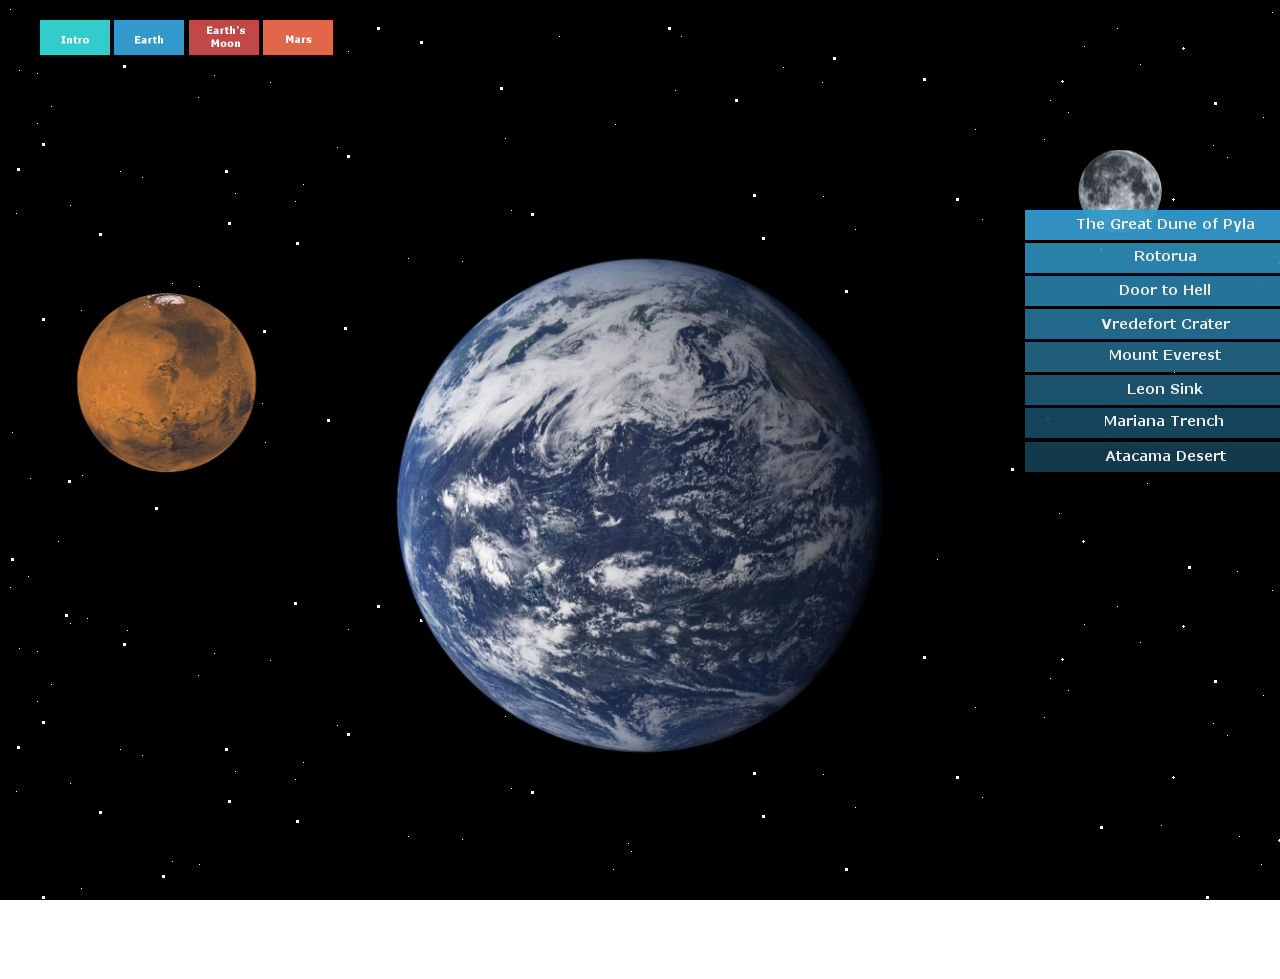
<file: index.html>
<!DOCTYPE html>
<html lang="en">
<head>
  <meta charset="utf-8">
  <title>Earthling</title>
  <link rel="stylesheet" type="text/css" href="css/normalize.css" />
  <link rel="stylesheet" type="text/css" href="css/master2.css" />
  <link rel="stylesheet" type="text/css" href="css/style.css" />
  <script src="//code.jquery.com/jquery-1.9.1.min.js"></script>
</head>

<body>
  <div class="page-wrap">
    <header role="banner">
      <nav aria-label="Main menu" class="page-navigation"><ul>
        <li><a href="/"><img src="img/menu1.jpg" width="70" height="35"></a>
        <li><a href="#"><img src="img/menu2.jpg" width="70" height="35"></a>
        <li><a href="#"><img src="img/menu3.jpg" width="70" height="35"></a>
        <li><a href="#"><img src="img/menu4.jpg" width="70" height="35"></a>
      </ul></nav>
    </header>

    <ul class="space-objects">
      <li id="earth" class="space-object"><img alt="Earth" src="img/earth-large.jpg">
      <li id="mars" class="space-object"><img alt="Mars" src="img/mars-large.jpg">
      <li id="moon" class="space-object"><img alt="Moon" src="img/moon-large.jpg">
    </ul>

    <div>
      <ul id="menubumi">
        <li><a href="#"><img class="earthmenus1" src="img/menubumi1.jpg"/ ></a>
        <li><a href="#"><img class="earthmenus2" src="img/menubumi2.jpg"/ ></a>
        <li><a href="#"><img class="earthmenus3" src="img/menubumi3.jpg"/ ></a>
        <li><a href="#"><img class="earthmenus4" src="img/menubumi4.jpg"/ ></a>
        <li><a href="#"><img class="earthmenus5" src="img/menubumi5.jpg"/ ></a>
        <li><a href="#"><img class="earthmenus6" src="img/menubumi6.jpg"/ ></a>
        <li><a href="#"><img class="earthmenus7" src="img/menubumi7.jpg"/ ></a>
        <li><a href="#"><img class="earthmenus8" src="img/menubumi8.jpg"/ ></a>
      </ul>
    </div>

    <div>
      <ul id="menumoon">
        <li><a href="#"><img class="moonmenus1" src="img/menubulan1.jpg"/ ></a>
        <li><a href="#"><img class="moonmenus2" src="img/menubulan2.jpg"/ ></a>
        <li><a href="#"><img class="moonmenus3" src="img/menubulan3.jpg"/ ></a>
        <li><a href="#"><img class="moonmenus4" src="img/menubulan4.jpg"/ ></a>
        <li><a href="#"><img class="moonmenus5" src="img/menubulan5.jpg"/ ></a>
        <li><a href="#"><img class="moonmenus6" src="img/menubulan6.jpg"/ ></a>
        <li><a href="#"><img class="moonmenus7" src="img/menubulan7.jpg"/ ></a>
        <li><a href="#"><img class="moonmenus8" src="img/menubulan8.jpg"/ ></a>
      </ul>
    </div>

    <div>
      <ul id="menumars">
        <li><a href="#"><img class="marsmenus1" src="img/menumars1.jpg"/ ></a>
        <li><a href="#"><img class="marsmenus2" src="img/menumars2.jpg"/ ></a>
        <li><a href="olympus.html"><img class="marsmenus3" src="img/menumars3.jpg"/ ></a>
        <li><a href="#"><img class="marsmenus4" src="img/menumars4.jpg"/ ></a>
        <li><a href="#"><img class="marsmenus5" src="img/menumars5.jpg"/ ></a>
        <li><a href="#"><img class="marsmenus6" src="img/menumars6.jpg"/ ></a>
        <li><a href="#"><img class="marsmenus7" src="img/menumars7.jpg"/ ></a>
        <li><a href="#"><img class="marsmenus8" src="img/menumars8.jpg"/ ></a>
      </ul>
    </div>
  </div>

  <script src="js/script.js"></script>
</body>
</html>
</file>
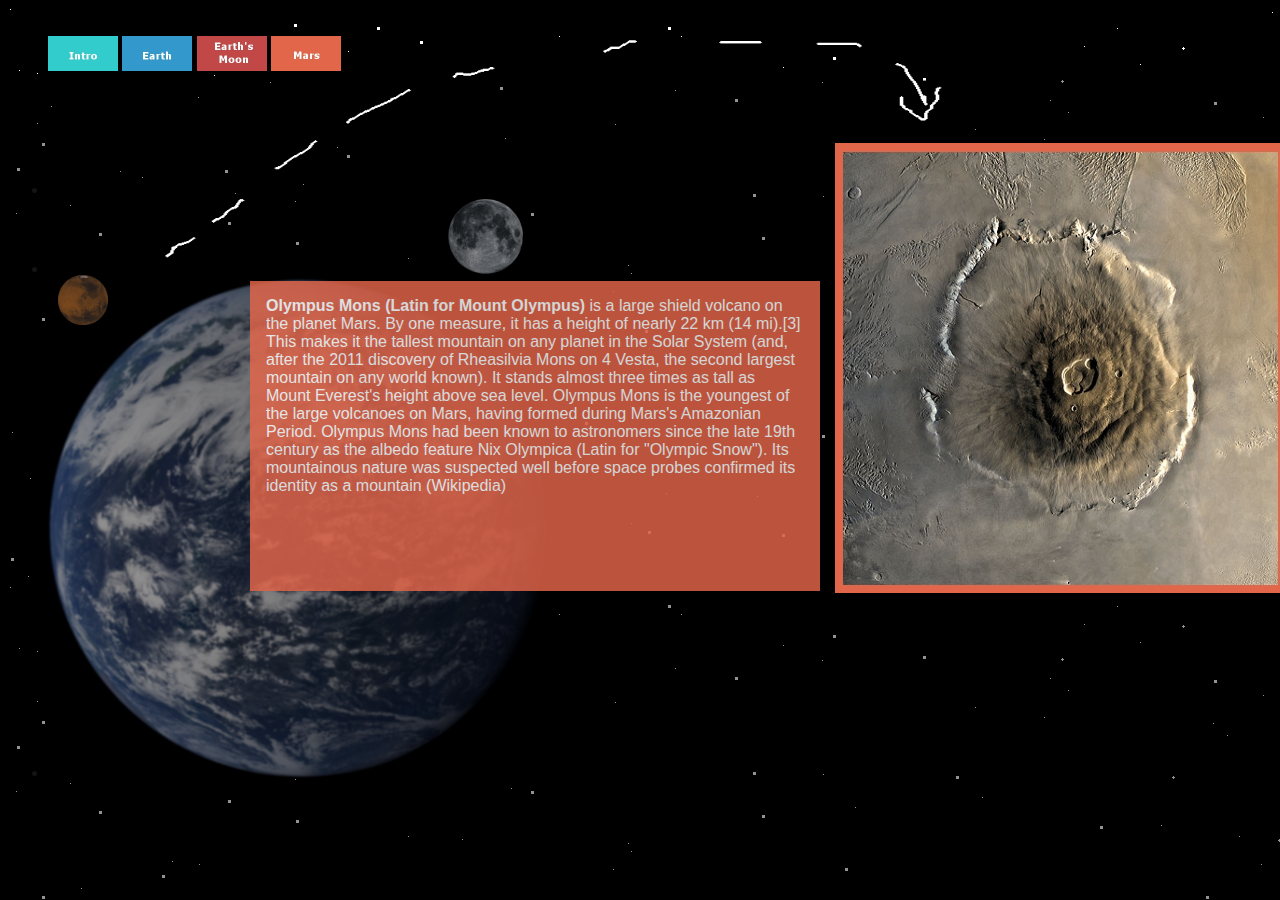
<file: olympus.html>
<!DOCTYPE html>
<html>
	<head>
	<link rel="stylesheet" type="text/css" media="screen, projection" href="css/master2.css" />
	</head>
	<body class="page-olympus">
	<ul id="menu">
		<li><a href="/"><img src="img/menu1.jpg"/  vspace="20px" width="70" height="35"></a></li>
		<li><a href="#"><img src="img/menu2.jpg"/  vspace="20px" width="70" height="35"></a></li>
		<li><a href="#"><img src="img/menu3.jpg"/  vspace="20px" width="70" height="35"></a></li>
		<li><img id="inactive-menu" src="img/menu4.jpg"/  vspace="20px" width="70" height="35"></li>
	</ul>
	
	<br/>
	
	<ul>
		<li><img id="mars" src="img/mars-large-blur.jpg" width="50" height="50" /></li>
		<li><img id="moon" src="img/moon-large-blur.jpg" width="75" height="75" /></li>
		<li><img id="earth" src="img/earth-large-blur.jpg" width="500" height="500" /></li>
	</ul>
	
	<img id="arrow1" src="img/arrow.png" width="901" height="258"/>
	<img id="olympus" src="img/olympus.jpg"/>
	
	
	<div id="olympus-naration">
		<div id="naration">
	<font color="white"><p><strong>Olympus Mons (Latin for Mount Olympus)</strong> is a large shield volcano on the planet Mars. By one measure, it has a height of nearly 22 km (14 mi).[3] This makes it the tallest mountain on any planet in the Solar System (and, after the 2011 discovery of Rheasilvia Mons on 4 Vesta, the second largest mountain on any world known). It stands almost three times as tall as Mount Everest's height above sea level. Olympus Mons is the youngest of the large volcanoes on Mars, having formed during Mars's Amazonian Period. Olympus Mons had been known to astronomers since the late 19th century as the albedo feature Nix Olympica (Latin for "Olympic Snow"). Its mountainous nature was suspected well before space probes confirmed its identity as a mountain (Wikipedia)</p></font>
		</div>
	
	</div>
	
	<div id="makeblur">
	

		
	
	</div>
		
	
	</body>
</file>
<file: css/master2.css>
/* 
Title:		Master styles for screen media
Author: 	dan@simplebits.com
*/

body {
	font-family: "Helvetica Neue", Helvetica, Arial, sans-serif;
	color: #222;
	font-size: 100%;
	background: url(../img/background.jpg) repeat;
	background-color: #1a1a1a;
	}

/* links */

a:link, a:visited {
	text-decoration: none;
	font-weight: bold;
	color: #1e638d;
	outline: none;
	}
a:hover {
	color: #39c;
	}

/* page structure 
--------------------------------------------- */

#wrap {
	width: 920px;
	margin: 0 auto;
	padding: 0;
	background: #fff url(../img/bg-light.jpg) no-repeat 0 0;
	-webkit-border-radius: 10px;
	-moz-border-radius: 10px;
	border-radius: 10px;
	-webkit-box-shadow: 0 0 40px rgba(0,0,0,.7);
	-moz-box-shadow: 0 0 40px rgba(0,0,0,.7);
	box-shadow: 0 0 40px rgba(0,0,0,.7);
	}
#page {
	padding: 30px 0 0 0;
	}
div.full {
	position: relative;
	margin: 0 0 30px 0;
	padding: 30px;
	background: #393939; /* backup for IE<9 */
	background: rgba(23,25,28,.8);
	}
div.main {
	float: left;
	width: 520px;
	margin: 0 0 10px 30px;
	padding: 0 0 0 20px;
	-webkit-border-radius: 10px;
	-moz-border-radius: 10px;
	border-radius: 10px;
	}
div.secondary {
	float: right;
	width: 270px;
	margin: 0 30px 20px 0;
	font-size: .8em;
	color: #666;
	color: rgba(0,0,0,.5);
	}
#footer {
	width: 820px;
	margin: 20px auto 50px auto;
	padding: 0 50px;
	color: #fff;
	}

/* header 
--------------------------------------------- */

#header {
	width: 920px;
	margin: 0 auto;
	}

#logo {
	float: left;
	padding: 30px 30px 25px 0px;
	-webkit-transition: opacity .3s ease-in-out;
	-moz-transition: opacity .3s ease-in-out;
	-o-transition: opacity .3s ease-in-out;
	transition: opacity .3s ease-in-out;
	}
#logo-mark {
	float: left;
	margin: 0 15px 0 0;
	-webkit-transition: all .6s ease-in-out;
	-moz-transition: all .6s ease-in-out;
	-o-transition: all .6s ease-in-out;
	transition: all .6s ease-in-out;
	}
#logo:hover {
	opacity: .85;
	}
#logo:hover #logo-mark {
	-webkit-transform: rotate(360deg);
	-moz-transform: rotate(360deg);
	-o-transform: rotate(360deg);
	transform: rotate(360deg);
	}
#logo-type {
	float: left;
	margin: 8px 0 0 0;
	}

/* nav */

#nav {
	float: right;
	padding: 42px 0 0 30px;
	font-size: .9em;
	}
#nav li {
	float: left;
	margin: 0 0 0 5px;
	}
#nav li a {
	padding: 5px 15px;
	font-weight: bold;
	color: #ccc;
	color: rgba(255,255,255,.7);
	text-shadow: 0 1px 1px rgba(0,0,0,.5);
	-webkit-border-radius: 14px;
	-moz-border-radius: 14px;
	border-radius: 14px;
	-webkit-transition: all .3s ease-in-out;
	-moz-transition: all .3s ease-in-out;
	-o-transition: all .3s ease-in-out;
	transition: all .3s ease-in-out;
	}
#nav li a:hover,
#nav li a:focus {
	color: #fff;
	background: rgba(255,255,255,.10);
	}
#nav li.active a {
	color: #fff;
	background: rgba(0,0,0,.4);
	}

/* main styles 
--------------------------------------------- */

/* full */

div.full h2 {
	clear: left;
	padding: 10px 0 0 0;
	font-size: .7em;
	line-height: 1;
	text-transform: uppercase;
	color: #ccc;
	color: rgba(255,255,255,.75);
	text-shadow: 0 1px 1px rgba(0,0,0,.75);
	min-height: 1px;
	}

/* things carousel */

#things-prev {
	position: absolute;
	left: -19px;
	top: 80px;
	}
#things-next {
	position: absolute;
	right: -19px;
	top: 80px;
	}
ol#things li {
	position: relative;
	float: left;
	margin: 0 15px 0 0;
	padding: 10px;
	background: #444;
	background: rgba(255,255,255,.1);
	list-style: none;
	-webkit-border-radius: 4px;
	-moz-border-radius: 4px;
	-o-border-radius: 4px;
	border-radius: 4px;
	}
ol#things li:last-child {
	margin-right: 0;
	}
ol#things li a {
	float: left;
	width: 137px;
	height: 91px;
	background: url(../img/moon-137.jpg) no-repeat 0 0;
	}
ol#things li a img {
	position: absolute;
	-webkit-transition: all 0.2s ease-in;
	-moz-transition: all 0.2s ease-in;
	-o-transition: all 0.2s ease-in;
	transition: all 0.2s ease-in;
	}
ol#things li#things-1 a img {	
	width: 60px;
	top: 23px;
	left: 26px;
	}
ol#things li#things-2 a img {	
	width: 50px;
	top: 20px;
	left: 50px;
	}
ol#things li#things-3 a img {	
	width: 80px;
	top: 19px;
	left: 30px;
	}
ol#things li#things-4 a img {	
	width: 70px;
	top: 25px;
	left: 45px;
	}
ol#things li#things-5 a img {	
	width: 80px;
	top: 20px;
	left: 34px;
	}
ol#things li#things-1 a:hover img {
	-webkit-transform: scale(1.25);
	-moz-transform: scale(1.25);
	-o-transform: scale(1.25);
	transform: scale(1.25);
	}
ol#things li#things-2 a:hover img {
	top: 25px;
	left: 60px;
	-webkit-transform: scale(1.2);
	-moz-transform: scale(1.2);
	-o-transform: scale(1.2);
	transform: scale(1.2);
	}
ol#things li#things-3 a:hover img {
	left: 45px;
	}
ol#things li#things-4 a:hover img {
	-webkit-transform: rotate(-15deg);
	-moz-transform: rotate(-15deg);
	-o-transform: rotate(-15deg);
	transform: rotate(-15deg);
	}
ol#things li#things-5 a:hover img {
	opacity: .4;
	}
	
/* main */

div.main h1 {
	font-size: 2em; 
	font-weight: normal;
	letter-spacing: -1px; 
	line-height: 1.1;  
	text-shadow: 0 1px 1px #fff;
	}
div.main h3 {
	margin: 0 0 15px 0;
	font-size: 1.2em; 
	font-weight: normal;
	line-height: 1.1;  
	text-transform: uppercase;
	text-shadow: 0 1px 1px #fff;
	}
div.main h4 {
	margin: 0 0 5px 0;
	font-size: 1.4em; 
	font-weight: bold;
	letter-spacing: -1px; 
	line-height: 1.1;  
	text-shadow: 0 1px 1px #fff;
	}
div.main p {	
	margin: 0 0 15px 0;
	line-height: 1.5;
	text-shadow: 0 1px 1px #fff;
	}
div.main p.posted {
	margin: 0 0 30px 0;
	padding: 0 0 0 20px;
	font-size: .8em;
	color: #777;
	background: url(../img/icon-time.png) no-repeat 0 50%;
	}
div.main p.posted span {
	margin: 0 4px;
	color: #ccc;
	}

/* multi-column layout */

div.mult {
	font-size: .75em;
	color: #666;
	-webkit-column-count: 3;
	-webkit-column-gap: 20px;
	-webkit-column-rule: 1px dotted #999;
	-moz-column-count: 3;
	-moz-column-gap: 20px;
	-moz-column-rule: 1px dotted #999;
	column-count: 3;
	column-gap: 20px;
	column-rule: 1px dotted #999;
	}

/* secondary styles 
--------------------------------------------- */

div.mod {
	margin: 0 0 30px 0;
	}
div.alt {
	padding: 20px;
	background: #ddd;
	background: rgba(23,25,28,.15);
	-webkit-border-radius: 6px;
	-moz-border-radius: 6px;
	border-radius: 6px;
	}
div.secondary p {	
	line-height: 1.5;
	}
div.secondary h3 {
	margin: 0 0 10px 0;
	font-size: 1.4em;
	font-weight: normal;
	text-transform: uppercase;
	line-height: 1;	
	text-shadow: 0 1px 1px #fff;
	color: #222;
	}
div.secondary h3.alerts {
	padding: 3px 0;
	padding-left: 29px;
	background: url(../img/icon-alerts.png) no-repeat 0 50%;
	}
		
/* newsletter form */

#thing-alerts fieldset {
	margin: 0 0 10px 0;
	}
#thing-alerts fieldset:last-child {
	margin: 0;
	}
#thing-alerts fieldset label {
	display: block;
	font-weight: bold;
	line-height: 1.4;
	color: #666;
	color: rgba(0,0,0,.6);
	text-shadow: 0 1px 1px #fff;
	}
#thing-alerts fieldset input[type="text"] {
	width: 215px;
	padding: 5px 8px;
	font-family: Helvetica, sans-serif;
	font-size: 1.2em;
	color: #666;
	border: none;
	background-image: -webkit-gradient(linear, 0% 0%, 0% 12%, from(#999), to(#fff));
	background-image: -moz-linear-gradient(0% 12% 90deg, #fff, #999);
	background-color: #fff;
	-webkit-border-radius: 4px;
	-moz-border-radius: 4px;
	border-radius: 4px;
	}

@-webkit-keyframes pulse {
	0% {
		-webkit-box-shadow: 0 0 12px rgba(51,204,255,.2);
	}
	50% {
		-webkit-box-shadow: 0 0 12px rgba(51,204,255,.9);
	}
	100% {
		-webkit-box-shadow: 0 0 12px rgba(51,204,255,.2);
	}
}

@-webkit-keyframes pulse-error {
	0% {
		-webkit-box-shadow: 0 0 12px rgba(204,0,0,.1);
	}
	50% {
		-webkit-box-shadow: 0 0 12px rgba(204,0,0,.5);
	}
	100% {
		-webkit-box-shadow: 0 0 12px rgba(204,0,0,.1);
	}
}

#thing-alerts fieldset input[type="text"]:focus {
	-webkit-animation: pulse 1.5s infinite ease-in-out;
	}
#thing-alerts fieldset input[type="submit"] {
	padding: 8px 15px;
	font-family: Helvetica, Arial, sans-serif;
	font-weight: bold;
	line-height: 1;
	color: #444;
	border: none;
	background-color: #fff;
	-webkit-border-radius: 23px;
	-moz-border-radius: 23px;
	border-radius: 23px;
	text-shadow: 0 1px 1px rgba(255,255,255,.85);
	background-image: -webkit-gradient(linear, 0% 0%, 0% 100%, from(#fff), to(#bbb));
	background-image: -moz-linear-gradient(0% 100% 90deg, #bbb, #fff);
	-webkit-box-shadow: 0 1px 2px rgba(0,0,0,.5);
	-moz-box-shadow: 0 1px 2px rgba(0,0,0,.5);
	box-shadow: 0 1px 2px rgba(0,0,0,.5);
	}
#thing-alerts fieldset input[type="submit"]:hover,
#thing-alerts fieldset input[type="submit"]:focus {
	-webkit-animation: pulse 1.5s infinite ease-in-out;
	}
	
/* things count */

h4#things-count {
	float: right;
	width: 270px;
	margin: 10px 30px 30px 0;
	text-align: center;
	}
h4#things-count span {	
	margin: 0 1px;
	padding: 6px 12px;
	font-size: 1.8em;
	color: #fff;
	background: #333 url(../img/flip.png) repeat-x 0 50%;
	background: 
		url(../img/flip.png) repeat-x 0 50%, 
		-webkit-gradient(linear, left top, left bottom, color-stop(0.00, #585858), color-stop(1.00, #222));
	-webkit-border-radius: 4px;
	-moz-border-radius: 4px;
	border-radius: 4px;
	text-shadow: 0 -1px 1px #000;
	}
h4#things-count em {
	display: block;
	margin: 8px 0 0 0;
	font-size: 1em;
	font-style: normal;
	color: #666;
	text-shadow: 0 1px 1px #fff;
	}

/* categories list */

ol.cat {
	border: 2px solid rgba(0,0,0,.25);
	background: rgba(255,255,255,.7);
	-webkit-border-radius: 6px;
	-moz-border-radius: 6px;
	border-radius: 6px;
	}
ol.cat li {
	border-bottom: 1px solid rgba(0,0,0,.1);
	}
ol.cat li:last-child {
	border: none;
	}
ol.cat li a {
	position: relative;
	display: block;
	width: 230px;
	padding: 10px 20px;
	font-weight: bold;
	text-decoration: none;
	color: #222;
	text-shadow: 0 1px 1px rgba(255,255,255,.5);
	-webkit-border-top-right-radius: 6px;
	-webkit-border-bottom-right-radius: 6px;
	-moz-border-radius-topright: 6px;
	-moz-border-radius-bottomright: 6px;
	border-top-right-radius: 6px;
	border-bottom-right-radius: 6px;
	-webkit-transition: width 0.3s linear, background 0.2s ease;
	-moz-transition: width 0.3s linear, background 0.2s ease;
	-o-transition: width 0.3s linear, background 0.2s ease;
	transition: width 0.3s linear, background 0.2s ease;
	}
ol.cat li a img {
	position: absolute;
	top: 10px;
	right: 20px;
	opacity: .4;
	}
ol.cat li a em {
	float: right;
	margin: 2px 30px 0 0;
	font-size: .85em;
	font-weight: normal;
	font-style: normal;
	opacity: .5;
	}
ol.cat li a:hover {
	color: #fff;
	width: 245px;
	background-color: rgba(30,99,141,.85);
	text-shadow: 0 -1px 1px rgba(0,0,0,.4);
	}
ol.cat li a:hover img {
	opacity: .6;
	}
ol.cat li a:hover em {
	color: #000;
	text-shadow: 0 1px 1px rgba(255,255,255,.6);
	}

/* footer 
--------------------------------------------- */

#footer p {
	margin: 0 0 10px 0;
	font-size: .8em;
	line-height: 1.6;
	color: #999;
	text-align: center;
	text-shadow: 0 -1px 1px rgba(0,0,0,.9);
	}
#footer p a {
	text-decoration: none;
	font-weight: normal;
	color: #999;
	border-bottom: 1px solid rgba(255,255,255,.1);
	}
#footer-logos {
	margin: 0 0 10px 0;
	text-align: center;
	}
#footer-logos li {
	display: inline;
	}
#footer #footer-logos a {
	border: none;
	}	
#footer #footer-logos a img {
	border: none;
	opacity: .25;
	-ms-filter: "progid:DXImageTransform.Microsoft.Alpha(Opacity=25)"; /* IE 8 hack */ 
	filter: alpha(opacity = 25); /* IE 5-7 hack */
	-webkit-transition: opacity .2s ease-in-out;
	-moz-transition: opacity .2s ease-in-out;
	-o-transition: opacity .2s ease-in-out;
	transition: opacity .2s ease-in-out;
	}
#footer #footer-logos a:hover img {
	opacity: .6;
	-ms-filter: "progid:DXImageTransform.Microsoft.Alpha(Opacity=60)"; /* IE 8 hack */ 
	filter: alpha(opacity = 60); /* IE 5-7 hack */
	}

/* misc. 
--------------------------------------------- */

hr, .hide {
	display: none;
	}
a img {
	border: none;
	}

/* self-clear floats */

.group:after {
	content: "."; 
    display: block; 
    height: 0; 
    clear: both; 
    visibility: hidden;
    }
	
#menu {
text-align: left;
	z-index: 2000;

}	
	
#menu li{
	display:inline;
		z-index: 2000;

}


#menu img{
		z-index: 2000;

}


#menu a:focus img,
#menu a:hover img {


	z-index: 1000;
-webkit-transform: scale(2) ;
-moz-transform: scale(2) ;
-o-transform:scale(2) ;
transform:scale(2) ;

-webkit-box-shadow:4px 4px 10px rgba(0, 0, 0, 0.5);
-moz-box-shadow:4px 4px 10px rgba(0, 0, 0, 0.5);
box-shadow:4px 4px 10px rgba(0, 0, 0, 0.5);
}



#menubumi a:focus img,
#menubumi a:hover img {

	opacity:0.5;
}

#menubumi li {
  list-style: none;
  }
 
#menumars a:focus img,
#menumars a:hover img {

	opacity:0.5;
}

#menumars li {
  list-style: none;
  }

#menumoon a:focus img,
#menumoon a:hover img {

	opacity:0.5;
}

#menumoon li {
  list-style: none;
  }

.earthmenus1 {

	position:fixed; 
	top:442px; 
	left: 1025px;
	opacity: 0.95;
	width:280px;


}


.earthmenus1-init {


	position:fixed; 
	top:442px; 
	left: 1025px;
	opacity: 0.95;
	width:0px;
	
	-webkit-transition: width 2s ease;  
    -moz-transition: width 2s ease;  
    -o-transition: width 2s ease;  
    -ms-transition: width 2s ease;  
    transition: width 2s ease;


} 
 
.earthmenus2 {

	position:fixed; 
	top:408px; 
	left: 1025px;
	opacity: 0.95;
	width:280px;


}


.earthmenus2-init {


	position:fixed; 
	top:408px; 
	left: 1025px;
	opacity: 0.95;
	width:0px;
	
	-webkit-transition: width 2s ease;  
    -moz-transition: width 2s ease;  
    -o-transition: width 2s ease;  
    -ms-transition: width 2s ease;  
    transition: width 2s ease;
	


} 
 
.earthmenus3 {

	position:fixed; 
	top:375px; 
	left: 1025px;
	opacity: 0.95;
	width:280px;


} 


.earthmenus3-init {

	position:fixed; 
	top:375px; 
	left: 1025px;
	opacity: 0.95;
	width:0px;
	
	-webkit-transition: width 2s ease;  
    -moz-transition: width 2s ease;  
    -o-transition: width 2s ease;  
    -ms-transition: width 2s ease;  
    transition: width 2s ease;
	


} 

  
.earthmenus4 {

	position:fixed; 
	top:342px; 
	left: 1025px;
	opacity: 0.95;
	width:280px;

} 


.earthmenus4-init {


	position:fixed; 
	top:342px; 
	left: 1025px;
	opacity: 0.95;
	width:0px;
	
	-webkit-transition: width 2s ease;  
    -moz-transition: width 2s ease;  
    -o-transition: width 2s ease;  
    -ms-transition: width 2s ease;  
    transition: width 2s ease;

}     
 
.earthmenus5 {

	position:fixed; 
	top:309px; 
	left: 1025px;
	opacity: 0.95;
	width:280px;


} 

.earthmenus5-init {

	position:fixed; 
	top:309px; 
	left: 1025px;
	opacity: 0.95;
	width:0px;
	
	-webkit-transition: width 2s ease;  
    -moz-transition: width 2s ease;  
    -o-transition: width 2s ease;  
    -ms-transition: width 2s ease;  
    transition: width 2s ease;


} 

 
.earthmenus6 {

	position:fixed; 
	top:276px; 
	left: 1025px;
	opacity: 0.95;
	width:280px;


} 


.earthmenus6-init{

	position:fixed; 
	top:276px; 
	left: 1025px;
	opacity: 0.95;
	width:0px;
	
	-webkit-transition: width 2s ease;  
    -moz-transition: width 2s ease;  
    -o-transition: width 2s ease;  
    -ms-transition: width 2s ease;  
    transition: width 2s ease;


} 
 
.earthmenus7 {

	position:fixed; 
	top:243px; 
	left: 1025px;
	opacity: 0.95;
	width:280px;


} 


.earthmenus7-init {

	position:fixed; 
	top:243px; 
	left: 1025px;
	opacity: 0.95;
	width:0px;
	
	-webkit-transition: width 2s ease;  
    -moz-transition: width 2s ease;  
    -o-transition: width 2s ease;  
    -ms-transition: width 2s ease;  
    transition: width 2s ease;


} 
 
.earthmenus8 {

	position:fixed; 
	top:210px; 
	left: 1025px;
	opacity: 0.95;
	width:280px;


}  


.earthmenus8-init {

	position:fixed; 
	top:210px; 
	left: 1025px;
	opacity: 0.95;
	width:0px;
	
	-webkit-transition: width 2s ease;  
    -moz-transition: width 2s ease;  
    -o-transition: width 2s ease;  
    -ms-transition: width 2s ease;  
    transition: width 2s ease;


} 


  
.moonmenus1 {

	position:fixed; 
	bottom:60px; 
	left:38px;
	opacity: 0.95;
	width:280px;

}


.moonmenus1-init {

	position:fixed; 
	bottom:60px; 
	left:38px;
	opacity: 0.95;
	width:0px;
	
	-webkit-transition: width 2s ease;  
    -moz-transition: width 2s ease;  
    -o-transition: width 2s ease;  
    -ms-transition: width 2s ease;  
    transition: width 2s ease; 

}


.moonmenus2 {

	position:fixed; 
	bottom:93px; 
	left:38px;
	opacity: 0.95;
	width:280px;

}

.moonmenus2-init {


	position:fixed; 
	bottom:93px; 
	left:38px;
	opacity: 0.95;
	width:0px;
	
	-webkit-transition: width 2s ease;  
    -moz-transition: width 2s ease;  
    -o-transition: width 2s ease;  
    -ms-transition: width 2s ease;  
    transition: width 2s ease; 

}

.moonmenus3 {

	position:fixed; 
	bottom:126px; 
	left:38px;
	opacity: 0.95;
	width:280px;

}


.moonmenus3-init {


	position:fixed; 
	bottom:126px; 
	left:38px;
	opacity: 0.95;
	width:0px;
	
	-webkit-transition: width 2s ease;  
    -moz-transition: width 2s ease;  
    -o-transition: width 2s ease;  
    -ms-transition: width 2s ease;  
    transition: width 2s ease;

}

.moonmenus4 {

	position:fixed; 
	bottom:159px; 
	left:38px;
	opacity: 0.95;
	width:280px;

}


.moonmenus4-init {


	position:fixed; 
	bottom:159px; 
	left:38px;
	opacity: 0.95;
	width:0px;
	
	-webkit-transition: width 2s ease;  
    -moz-transition: width 2s ease;  
    -o-transition: width 2s ease;  
    -ms-transition: width 2s ease;  
    transition: width 2s ease;

}

.moonmenus5 {

	position:fixed; 
	bottom:192px; 
	left:38px;
	opacity: 0.95;
	width:280px;

}


.moonmenus5-init {


	position:fixed; 
	bottom:192px; 
	left:38px;
	opacity: 0.95;
	width:0px;
	
	-webkit-transition: width 2s ease;  
    -moz-transition: width 2s ease;  
    -o-transition: width 2s ease;  
    -ms-transition: width 2s ease;  
    transition: width 2s ease;

}

.moonmenus6 {

	position:fixed; 
	bottom:225px; 
	left:38px;
	opacity: 0.95;
	width:280px;

}


.moonmenus6-init {


	position:fixed; 
	bottom:225px; 
	left:38px;
	opacity: 0.95;
	width:0px;
	
	-webkit-transition: width 2s ease;  
    -moz-transition: width 2s ease;  
    -o-transition: width 2s ease;  
    -ms-transition: width 2s ease;  
    transition: width 2s ease;

}

.moonmenus7 {

	position:fixed; 
	bottom:258px; 
	left:38px;
	opacity: 0.95;
	width:280px;

}

.moonmenus7-init {

	position:fixed; 
	bottom:258px; 
	left:38px;
	opacity: 0.95;
	width:0px;
	
	-webkit-transition: width 2s ease;  
    -moz-transition: width 2s ease;  
    -o-transition: width 2s ease;  
    -ms-transition: width 2s ease;  
    transition: width 2s ease; 

}

.moonmenus8 {

	position:fixed; 
	bottom:291px; 
	left:38px;
	opacity: 0.95;
	width:280px;

}


.moonmenus8-init {

	position:fixed; 
	bottom:291px; 
	left:38px;
	opacity: 0.95;
	width:0px;
	
	-webkit-transition: width 2s ease;  
    -moz-transition: width 2s ease;  
    -o-transition: width 2s ease;  
    -ms-transition: width 2s ease;  
    transition: width 2s ease;

}

.marsmenus1 {


	position:fixed; 
	bottom:230px; 
	left:250px;
	opacity: 0.95;
	width:280px;


}


.marsmenus1-init {

	position:fixed; 
	bottom:230px; 
	left:250px;
	opacity: 0.95;
	width:0px;
	
	-webkit-transition: width 2s ease;  
    -moz-transition: width 2s ease;  
    -o-transition: width 2s ease;  
    -ms-transition: width 2s ease;  
    transition: width 2s ease;


}


.marsmenus2 {


	position:fixed; 
	bottom:263px; 
	left:250px;
	opacity: 0.95;
	width:280px;


}


.marsmenus2-init {

	position:fixed; 
	bottom:263px; 
	left:250px;
	opacity: 0.95;
	width:0px;
	
	-webkit-transition: width 2s ease;  
    -moz-transition: width 2s ease;  
    -o-transition: width 2s ease;  
    -ms-transition: width 2s ease;  
    transition: width 2s ease;


}

.marsmenus3 {


	position:fixed; 
	bottom:296px; 
	left:250px;
	opacity: 0.95;
	width:280px;
	



}


.marsmenus3-init {

	position:fixed; 
	bottom:296px; 
	left:250px;
	opacity: 0.95;
	width:0px;
	
	-webkit-transition: width 2s ease;  
    -moz-transition: width 2s ease;  
    -o-transition: width 2s ease;  
    -ms-transition: width 2s ease;  
    transition: width 2s ease;


}


.marsmenus4 {


	position:fixed; 
	bottom:329px; 
	left:250px;
	opacity: 0.95;
	width:280px;


}


.marsmenus4-init {

	position:fixed; 
	bottom:329px; 
	left:250px;
	opacity: 0.95;;
	width:0px;
	
	-webkit-transition: width 2s ease;  
    -moz-transition: width 2s ease;  
    -o-transition: width 2s ease;  
    -ms-transition: width 2s ease;  
    transition: width 2s ease;


}


.marsmenus5 {


	position:fixed; 
	bottom:362px; 
	left:250px;
	opacity: 0.95;
	width:280px;


}


.marsmenus5-init {

	position:fixed; 
	bottom:362px; 
	left:250px;
	opacity: 0.95;

	width:0px;
	
	-webkit-transition: width 2s ease;  
    -moz-transition: width 2s ease;  
    -o-transition: width 2s ease;  
    -ms-transition: width 2s ease;  
    transition: width 2s ease;

}


.marsmenus6 {


	position:fixed; 
	bottom:395px; 
	left:250px;
	opacity: 0.95;
	width:280px;


}


.marsmenus6-init {

	position:fixed; 
	bottom:395px; 
	left:250px;
	opacity: 0.95;

	width:0px;
	
	-webkit-transition: width 2s ease;  
    -moz-transition: width 2s ease;  
    -o-transition: width 2s ease;  
    -ms-transition: width 2s ease;  
    transition: width 2s ease;


}

.marsmenus7 {


	position:fixed; 
	bottom:428px; 
	left:250px;
	opacity: 0.95;
	width:280px;


}


.marsmenus7-init {

	position:fixed; 
	bottom:428px; 
	left:250px;
	opacity: 0.95;
	width:0px;
	
	-webkit-transition: width 2s ease;  
    -moz-transition: width 2s ease;  
    -o-transition: width 2s ease;  
    -ms-transition: width 2s ease;  
    transition: width 2s ease;


}

.marsmenus8 {


	position:fixed; 
	bottom:461px; 
	left:250px;
	opacity: 0.95;
	width:280px;


}

.marsmenus8-init {

	position:fixed; 
	bottom:461px; 
	left:250px;
	opacity: 0.95;
	width:0px;
	
	-webkit-transition: width 2s ease;  
    -moz-transition: width 2s ease;  
    -o-transition: width 2s ease;  
    -ms-transition: width 2s ease;  
    transition: width 2s ease;
	


}


#arrow1 {

	position:fixed;
	left: 125px;
	top:34px;
	z-index: 1000;




}


#olympus-naration {

	width:570px;
	height:310px;
	background: #ffffff url('../img/back-mars.jpg');
	position:fixed;
	left: 250px;
	top: 281px;
	opacity:0.83;
	z-index: 1000;


}

#naration {
  margin: 1em;
}

#olympus {

	position:fixed;
	left: 835px;
	top: 143px;
	z-index: 1000;




}


#makeblur {
	position:fixed;
	top:80px;
	left:0px;
	width:2000px;
	height:2000px;
	z-index: 900;
	background:url('../img/makeblur.png');




}

body.page-olympus #mars {
  left: 10px;
  position: relative;
  top: 130px;
}
body.page-olympus #moon {
  left: 400px;
  position: relative;
}
</file>
<file: css/style.css>
html,
body,
.page-wrap,
.space-objects {
  height: 100%;
  width: 100%;
}
body {
 	background-color: #1a1a1a;
 	background-image: url(../img/background.jpg);
  background-repeat: repeat;
 	color: #222;
 	font-family: "Helvetica Neue", Helvetica, Arial, sans-serif;
 	font-size: 1em;
  overflow: hidden;
}
nav ul {
  margin: 0;
}
nav img {
  margin-bottom: 20px;
  margin-top: 20px;
}
.page-navigation {
  text-align: left;
}	

.page-navigation li{
	 display: inline;
}

.page-navigation a:focus img,
.page-navigation a:hover img {
  -webkit-transform: scale(2) ;
	 -moz-transform: scale(2) ;
	 -o-transform: scale(2) ;
	 transform: scale(2) ;

 	-webkit-box-shadow: 4px 4px 10px rgba(0, 0, 0, 0.5);
 	-moz-box-shadow: 4px 4px 10px rgba(0, 0, 0, 0.5);
 	box-shadow: 4px 4px 10px rgba(0, 0, 0, 0.5);
}
.space-object,
.space-objects {
  margin: 0;
  padding: 0;
}
.space-object {
  -webkit-animation-timing-function: linear;
  -moz-animation-timing-function: linear;
  -ms-animation-timing-function: linear;
  animation-timing-function: linear;
  display: inline-block;
  -webkit-transition: all 2s;
  -moz-transition: all 2s;
  transition: all 2s;
  text-align: center;
  width: 50%;
}
.space-object img {
  -webkit-border-radius: 20em;
  -moz-border-radius: 20em;
  border-radius: 20em;
}
body.rotate-left .space-object,
body.rotate-right .space-object {
  -webkit-transition: none;
  -moz-transition: none;
  -ms-transition: none;
  transition: none;
}
body.selected .space-object,
body.selected .space-object,
body.selected .space-object {
  left: 50%;
  margin-left: -25%;
  position: absolute;
  top: 20em;
}
.space-objects {
  list-style-type: none;
  -webkit-perspective: 600px;
  -moz-perspective: 600px;
  -ms-perspective: 600px;
  perspective: 600px;
  position: relative;
  overflow: auto;
  -webkit-transition: all 2s;
  -moz-transition: all 2s;
  transition: all 2s;
  white-space: nowrap;
}
body.selected .space-objects {
  overflow: visible;
}


/* Planets */
body.selected #earth img {
  margin-top: -31.85%;
}
#earth img {
  width: 63.71%;
}
body.selected #mars img {
  margin-top: -16.98%;
}
#mars img {
  width: 33.96%;
}
body.selected #moon img {
  margin-top: -8.685%;
}
#moon img {
  width: 17.371%;
}
#menubumi,
#menumars,
#menumoon {
  display: none;
  z-index: 10;
}
body.selected.earth #menubumi {
  display: block;
}
body.selected.mars #menumars {
  display: block;
}
body.selected.moon #menumoon {
  display: block;
}

body.selected.earth #earth,
body.selected.mars  #mars,
body.selected.moon  #moon {
  -webkit-transform: translateZ(100px) translateY(50%);
  -moz-transform: translateZ(100px) translateY(50%);
  -ms-transform: translateZ(100px) translateY(50%);
  transform: translateZ(100px) translateY(50%);
  z-index: 2;
}
body.selected.earth #mars,
body.selected.mars  #moon,
body.selected.moon  #earth {
  -webkit-transform: translateZ(-130px) translateY(-3em) translateX(-90%);
  -moz-transform: translateZ(-130px) translateY(-3em) translateX(-90%);
  -ms-transform: translateZ(-130px) translateY(-3em) translateX(-90%);
  transform: translateZ(-130px) translateY(-3em) translateX(-90%);
}
body.selected.earth #moon,
body.selected.mars  #earth,
body.selected.moon  #mars {
  -webkit-transform: translateZ(-200px) translateY(-20em) translateX(100%);
  -moz-transform: translateZ(-200px) translateY(-20em) translateX(100%);
  -ms-transform: translateZ(-200px) translateY(-20em) translateX(100%);
  transform: translateZ(-200px) translateY(-20em) translateX(100%);
  z-index: 1;
}
body.rotate-left.earth #earth,
body.rotate-left.mars #mars,
body.rotate-left.moon #moon {
  -webkit-animation-name: rotate_left_1;
  -moz-animation-name: rotate_left_1;
  animation-name: rotate_left_1;
  -webkit-animation-duration: 2s;
  -moz-animation-duration: 2s;
  animation-duration: 2s;
  -webkit-animation-play-state: running;
  -moz-animation-play-state: running;
  animation-play-state: running;
}
body.rotate-left.earth #mars,
body.rotate-left.mars #moon,
body.rotate-left.moon #earth {
  -webkit-animation-name: rotate_left_2;
  -moz-animation-name: rotate_left_2;
  animation-name: rotate_left_2;
  -webkit-animation-duration: 2s;
  -moz-animation-duration: 2s;
  animation-duration: 2s;
  -webkit-animation-play-state: running;
  -moz-animation-play-state: running;
  animation-play-state: running;
}
body.rotate-left.earth #moon,
body.rotate-left.mars #earth,
body.rotate-left.moon #mars {
  -webkit-animation-name: rotate_left_3;
  -moz-animation-name: rotate_left_3;
  animation-name: rotate_left_3;
  -webkit-animation-duration: 2s;
  -moz-animation-duration: 2s;
  animation-duration: 2s;
  -webkit-animation-play-state: running;
  -moz-animation-play-state: running;
  animation-play-state: running;
}
body.rotate-right .space-object {
  -webkit-animation-name: rotate_right;
  -moz-animation-name: rotate_right;
  animation-name: rotate_right;
  -webkit-animation-duration: 2s;
  -moz-animation-duration: 2s;
  animation-duration: 2s;
  -webkit-animation-play-state: running;
  -moz-animation-play-state: running;
  animation-play-state: running;
}

@-webkit-keyframes rotate_left_1 {
  0% {
    -webkit-transform: translateZ(-130px) translateY(-3em) translateX(-90%);
    -moz-transform: translateZ(-130px) translateY(-3em) translateX(-90%);
    -ms-transform: translateZ(-130px) translateY(-3em) translateX(-90%);
    transform: translateZ(-130px) translateY(-3em) translateX(-90%);
  }
  100% {
    -webkit-transform: translateZ(100px) translateY(50%);
    -moz-transform: translateZ(100px) translateY(50%);
    -ms-transform: translateZ(100px) translateY(50%);
    transform: translateZ(100px) translateY(50%);
  }
}
@-webkit-keyframes rotate_left_2 {
  0% {
    -webkit-transform: translateZ(-200px) translateY(-20em) translateX(100%);
    -moz-transform: translateZ(-200px) translateY(-20em) translateX(100%);
    -ms-transform: translateZ(-200px) translateY(-20em) translateX(100%);
    transform: translateZ(-200px) translateY(-20em) translateX(100%);
  }
  25% {
    -webkit-transform: translateZ(-300px) translateY(-25em) translateX(10%);
    -moz-transform: translateZ(-300px) translateY(-25em) translateX(10%);
    -ms-transform: translateZ(-300px) translateY(-25em) translateX(10%);
    transform: translateZ(-300px) translateY(-25em) translateX(10%);
  }
  50% {
    -webkit-transform: translateZ(-175px) translateY(-17em) translateX(-50%);
    -moz-transform: translateZ(-175px) translateY(-17em) translateX(-50%);
    -ms-transform: translateZ(-175px) translateY(-17em) translateX(-50%);
    transform: translateZ(-175px) translateY(-17em) translateX(-50%);
  }
  75% {
    -webkit-transform: translateZ(-150px) translateY(-10em) translateX(-70%)
    -moz-transform: translateZ(-150px) translateY(-10em) translateX(-70%);
    -ms-transform: translateZ(-150px) translateY(-10em) translateX(-70%);
    transform: translateZ(-150px) translateY(-10em) translateX(-70%);
  }
  100% {
    -webkit-transform: translateZ(-130px) translateY(-3em) translateX(-90%);
    -moz-transform: translateZ(-130px) translateY(-3em) translateX(-90%);
    -ms-transform: translateZ(-130px) translateY(-3em) translateX(-90%);
    transform: translateZ(-130px) translateY(-3em) translateX(-90%);
  }
}
@-webkit-keyframes rotate_left_3 {
  0% {
    -webkit-transform: translateZ(100px) translateY(50%);
    -moz-transform: translateZ(100px) translateY(50%);
    -ms-transform: translateZ(100px) translateY(50%);
    transform: translateZ(100px) translateY(50%);
  }
  25% {
    -webkit-transform: translateZ(110px) translateY(55%) translateX(30%);
    -moz-transform: translateZ(110px) translateY(55%) translateX(30%);
    -ms-transform: translateZ(110px) translateY(55%) translateX(30%);
    transform: translateZ(110px) translateY(55%) translateX(30%);
  }
  100% {
    -webkit-transform: translateZ(-200px) translateY(-20em) translateX(100%);
    -moz-transform: translateZ(-200px) translateY(-20em) translateX(100%);
    -ms-transform: translateZ(-200px) translateY(-20em) translateX(100%);
    transform: translateZ(-200px) translateY(-20em) translateX(100%);
  }
}
@-moz-keyframes rotate_left_1 {
  0% {
    -webkit-transform: translateZ(-130px) translateY(-3em) translateX(-90%);
    -moz-transform: translateZ(-130px) translateY(-3em) translateX(-90%);
    -ms-transform: translateZ(-130px) translateY(-3em) translateX(-90%);
    transform: translateZ(-130px) translateY(-3em) translateX(-90%);
  }
  100% {
    -webkit-transform: translateZ(100px) translateY(50%);
    -moz-transform: translateZ(100px) translateY(50%);
    -ms-transform: translateZ(100px) translateY(50%);
    transform: translateZ(100px) translateY(50%);
  }
}
@-moz-keyframes rotate_left_2 {
  0% {
    -webkit-transform: translateZ(-200px) translateY(-20em) translateX(100%);
    -moz-transform: translateZ(-200px) translateY(-20em) translateX(100%);
    -ms-transform: translateZ(-200px) translateY(-20em) translateX(100%);
    transform: translateZ(-200px) translateY(-20em) translateX(100%);
  }
  25% {
    -webkit-transform: translateZ(-300px) translateY(-25em) translateX(10%);
    -moz-transform: translateZ(-300px) translateY(-25em) translateX(10%);
    -ms-transform: translateZ(-300px) translateY(-25em) translateX(10%);
    transform: translateZ(-300px) translateY(-25em) translateX(10%);
  }
  50% {
    -webkit-transform: translateZ(-175px) translateY(-17em) translateX(-50%);
    -moz-transform: translateZ(-175px) translateY(-17em) translateX(-50%);
    -ms-transform: translateZ(-175px) translateY(-17em) translateX(-50%);
    transform: translateZ(-175px) translateY(-17em) translateX(-50%);
  }
  75% {
    -webkit-transform: translateZ(-150px) translateY(-10em) translateX(-70%)
    -moz-transform: translateZ(-150px) translateY(-10em) translateX(-70%);
    -ms-transform: translateZ(-150px) translateY(-10em) translateX(-70%);
    transform: translateZ(-150px) translateY(-10em) translateX(-70%);
  }
  100% {
    -webkit-transform: translateZ(-130px) translateY(-3em) translateX(-90%);
    -moz-transform: translateZ(-130px) translateY(-3em) translateX(-90%);
    -ms-transform: translateZ(-130px) translateY(-3em) translateX(-90%);
    transform: translateZ(-130px) translateY(-3em) translateX(-90%);
  }
}
@-moz-keyframes rotate_left_3 {
  0% {
    -webkit-transform: translateZ(100px) translateY(50%);
    -moz-transform: translateZ(100px) translateY(50%);
    -ms-transform: translateZ(100px) translateY(50%);
    transform: translateZ(100px) translateY(50%);
  }
  25% {
    -webkit-transform: translateZ(110px) translateY(55%) translateX(30%);
    -moz-transform: translateZ(110px) translateY(55%) translateX(30%);
    -ms-transform: translateZ(110px) translateY(55%) translateX(30%);
    transform: translateZ(110px) translateY(55%) translateX(30%);
  }
  100% {
    -webkit-transform: translateZ(-200px) translateY(-20em) translateX(100%);
    -moz-transform: translateZ(-200px) translateY(-20em) translateX(100%);
    -ms-transform: translateZ(-200px) translateY(-20em) translateX(100%);
    transform: translateZ(-200px) translateY(-20em) translateX(100%);
  }
}
@-ms-keyframes rotate_left_1 {
  0% {
    -webkit-transform: translateZ(-130px) translateY(-3em) translateX(-90%);
    -moz-transform: translateZ(-130px) translateY(-3em) translateX(-90%);
    -ms-transform: translateZ(-130px) translateY(-3em) translateX(-90%);
    transform: translateZ(-130px) translateY(-3em) translateX(-90%);
  }
  100% {
    -webkit-transform: translateZ(100px) translateY(50%);
    -moz-transform: translateZ(100px) translateY(50%);
    -ms-transform: translateZ(100px) translateY(50%);
    transform: translateZ(100px) translateY(50%);
  }
}
@-ms-keyframes rotate_left_2 {
  0% {
    -webkit-transform: translateZ(-200px) translateY(-20em) translateX(100%);
    -moz-transform: translateZ(-200px) translateY(-20em) translateX(100%);
    -ms-transform: translateZ(-200px) translateY(-20em) translateX(100%);
    transform: translateZ(-200px) translateY(-20em) translateX(100%);
  }
  25% {
    -webkit-transform: translateZ(-300px) translateY(-25em) translateX(10%);
    -moz-transform: translateZ(-300px) translateY(-25em) translateX(10%);
    -ms-transform: translateZ(-300px) translateY(-25em) translateX(10%);
    transform: translateZ(-300px) translateY(-25em) translateX(10%);
  }
  50% {
    -webkit-transform: translateZ(-175px) translateY(-17em) translateX(-50%);
    -moz-transform: translateZ(-175px) translateY(-17em) translateX(-50%);
    -ms-transform: translateZ(-175px) translateY(-17em) translateX(-50%);
    transform: translateZ(-175px) translateY(-17em) translateX(-50%);
  }
  75% {
    -webkit-transform: translateZ(-150px) translateY(-10em) translateX(-70%)
    -moz-transform: translateZ(-150px) translateY(-10em) translateX(-70%);
    -ms-transform: translateZ(-150px) translateY(-10em) translateX(-70%);
    transform: translateZ(-150px) translateY(-10em) translateX(-70%);
  }
  100% {
    -webkit-transform: translateZ(-130px) translateY(-3em) translateX(-90%);
    -moz-transform: translateZ(-130px) translateY(-3em) translateX(-90%);
    -ms-transform: translateZ(-130px) translateY(-3em) translateX(-90%);
    transform: translateZ(-130px) translateY(-3em) translateX(-90%);
  }
}
@-ms-keyframes rotate_left_3 {
  0% {
    -webkit-transform: translateZ(100px) translateY(50%);
    -moz-transform: translateZ(100px) translateY(50%);
    -ms-transform: translateZ(100px) translateY(50%);
    transform: translateZ(100px) translateY(50%);
  }
  25% {
    -webkit-transform: translateZ(110px) translateY(55%) translateX(30%);
    -moz-transform: translateZ(110px) translateY(55%) translateX(30%);
    -ms-transform: translateZ(110px) translateY(55%) translateX(30%);
    transform: translateZ(110px) translateY(55%) translateX(30%);
  }
  100% {
    -webkit-transform: translateZ(-200px) translateY(-20em) translateX(100%);
    -moz-transform: translateZ(-200px) translateY(-20em) translateX(100%);
    -ms-transform: translateZ(-200px) translateY(-20em) translateX(100%);
    transform: translateZ(-200px) translateY(-20em) translateX(100%);
  }
}
@keyframes rotate_left_1 {
  0% {
    -webkit-transform: translateZ(-130px) translateY(-3em) translateX(-90%);
    -moz-transform: translateZ(-130px) translateY(-3em) translateX(-90%);
    -ms-transform: translateZ(-130px) translateY(-3em) translateX(-90%);
    transform: translateZ(-130px) translateY(-3em) translateX(-90%);
  }
  100% {
    -webkit-transform: translateZ(100px) translateY(50%);
    -moz-transform: translateZ(100px) translateY(50%);
    -ms-transform: translateZ(100px) translateY(50%);
    transform: translateZ(100px) translateY(50%);
  }
}
@keyframes rotate_left_2 {
  0% {
    -webkit-transform: translateZ(-200px) translateY(-20em) translateX(100%);
    -moz-transform: translateZ(-200px) translateY(-20em) translateX(100%);
    -ms-transform: translateZ(-200px) translateY(-20em) translateX(100%);
    transform: translateZ(-200px) translateY(-20em) translateX(100%);
  }
  25% {
    -webkit-transform: translateZ(-300px) translateY(-25em) translateX(10%);
    -moz-transform: translateZ(-300px) translateY(-25em) translateX(10%);
    -ms-transform: translateZ(-300px) translateY(-25em) translateX(10%);
    transform: translateZ(-300px) translateY(-25em) translateX(10%);
  }
  50% {
    -webkit-transform: translateZ(-175px) translateY(-17em) translateX(-50%);
    -moz-transform: translateZ(-175px) translateY(-17em) translateX(-50%);
    -ms-transform: translateZ(-175px) translateY(-17em) translateX(-50%);
    transform: translateZ(-175px) translateY(-17em) translateX(-50%);
  }
  75% {
    -webkit-transform: translateZ(-150px) translateY(-10em) translateX(-70%)
    -moz-transform: translateZ(-150px) translateY(-10em) translateX(-70%);
    -ms-transform: translateZ(-150px) translateY(-10em) translateX(-70%);
    transform: translateZ(-150px) translateY(-10em) translateX(-70%);
  }
  100% {
    -webkit-transform: translateZ(-130px) translateY(-3em) translateX(-90%);
    -moz-transform: translateZ(-130px) translateY(-3em) translateX(-90%);
    -ms-transform: translateZ(-130px) translateY(-3em) translateX(-90%);
    transform: translateZ(-130px) translateY(-3em) translateX(-90%);
  }
}
@keyframes rotate_left_3 {
  0% {
    -webkit-transform: translateZ(100px) translateY(50%);
    -moz-transform: translateZ(100px) translateY(50%);
    -ms-transform: translateZ(100px) translateY(50%);
    transform: translateZ(100px) translateY(50%);
  }
  25% {
    -webkit-transform: translateZ(110px) translateY(55%) translateX(30%);
    -moz-transform: translateZ(110px) translateY(55%) translateX(30%);
    -ms-transform: translateZ(110px) translateY(55%) translateX(30%);
    transform: translateZ(110px) translateY(55%) translateX(30%);
  }
  100% {
    -webkit-transform: translateZ(-200px) translateY(-20em) translateX(100%);
    -moz-transform: translateZ(-200px) translateY(-20em) translateX(100%);
    -ms-transform: translateZ(-200px) translateY(-20em) translateX(100%);
    transform: translateZ(-200px) translateY(-20em) translateX(100%);
  }
}
</file>
